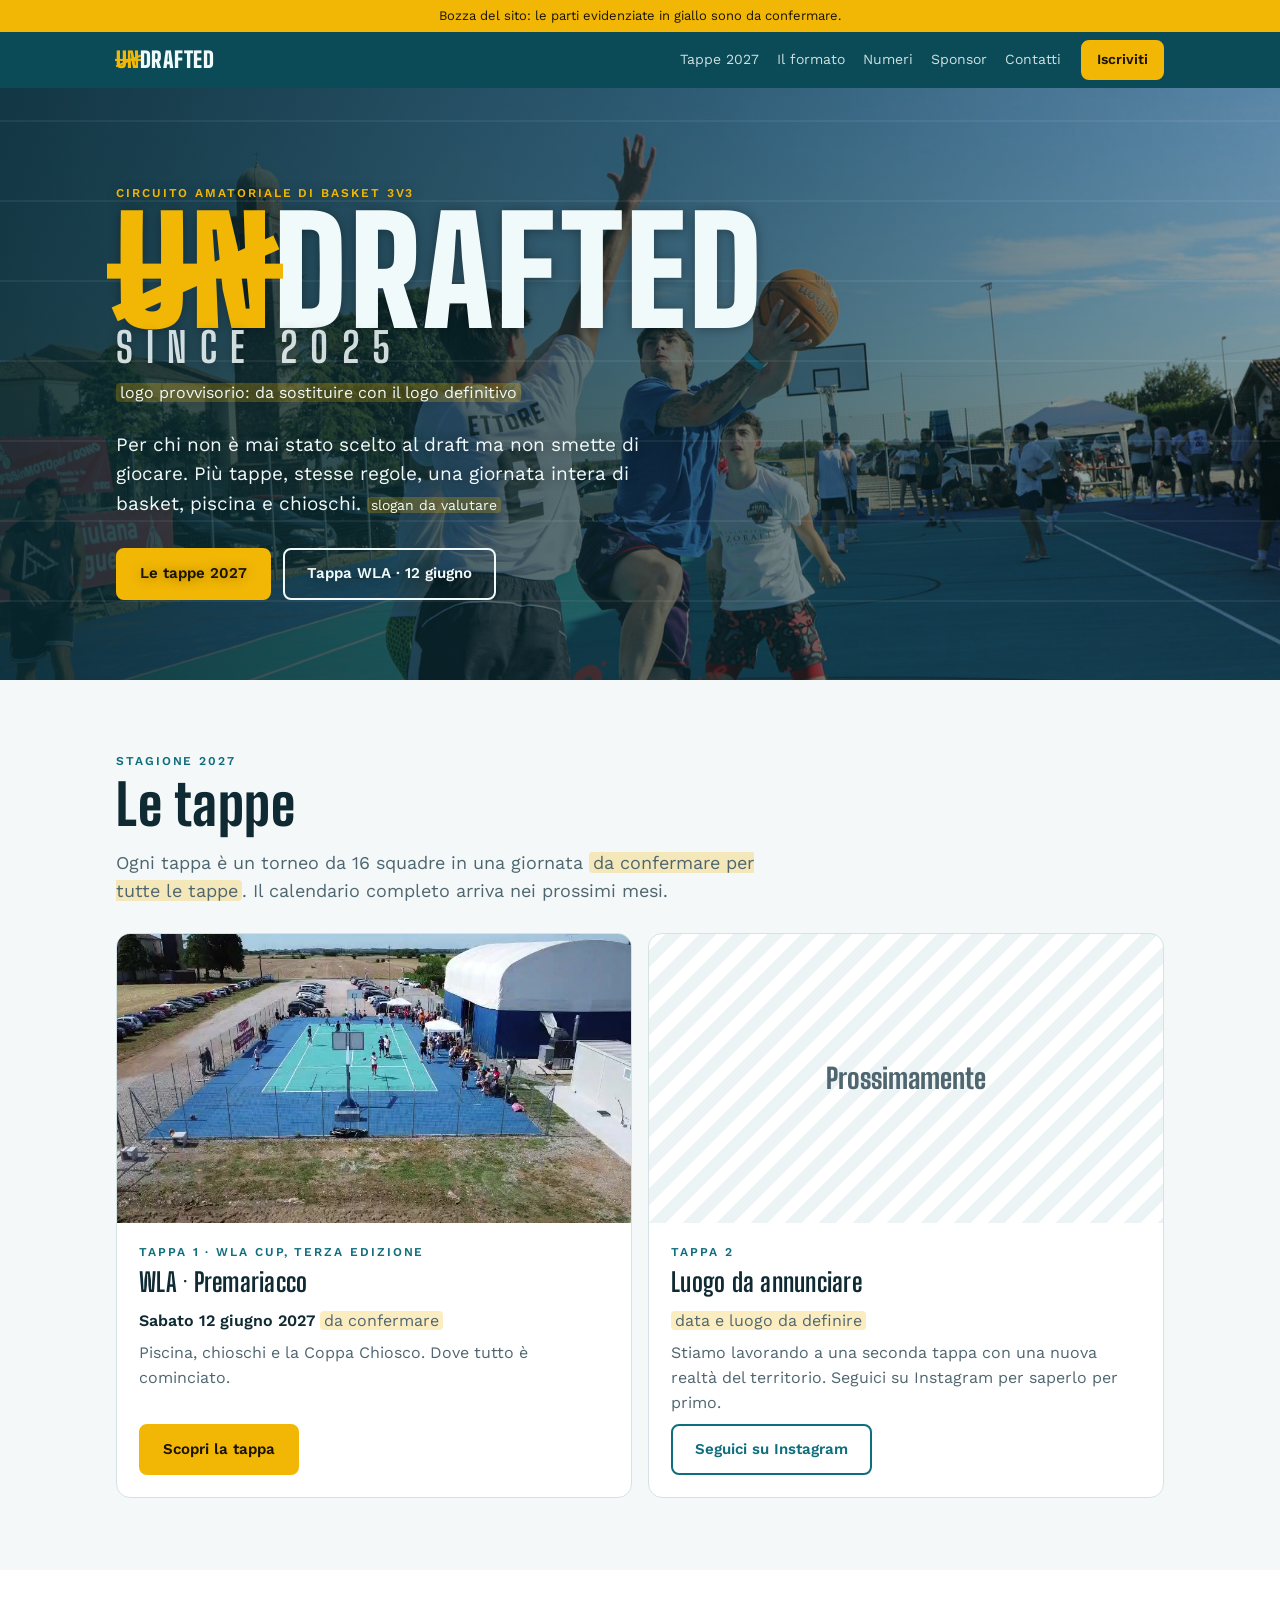
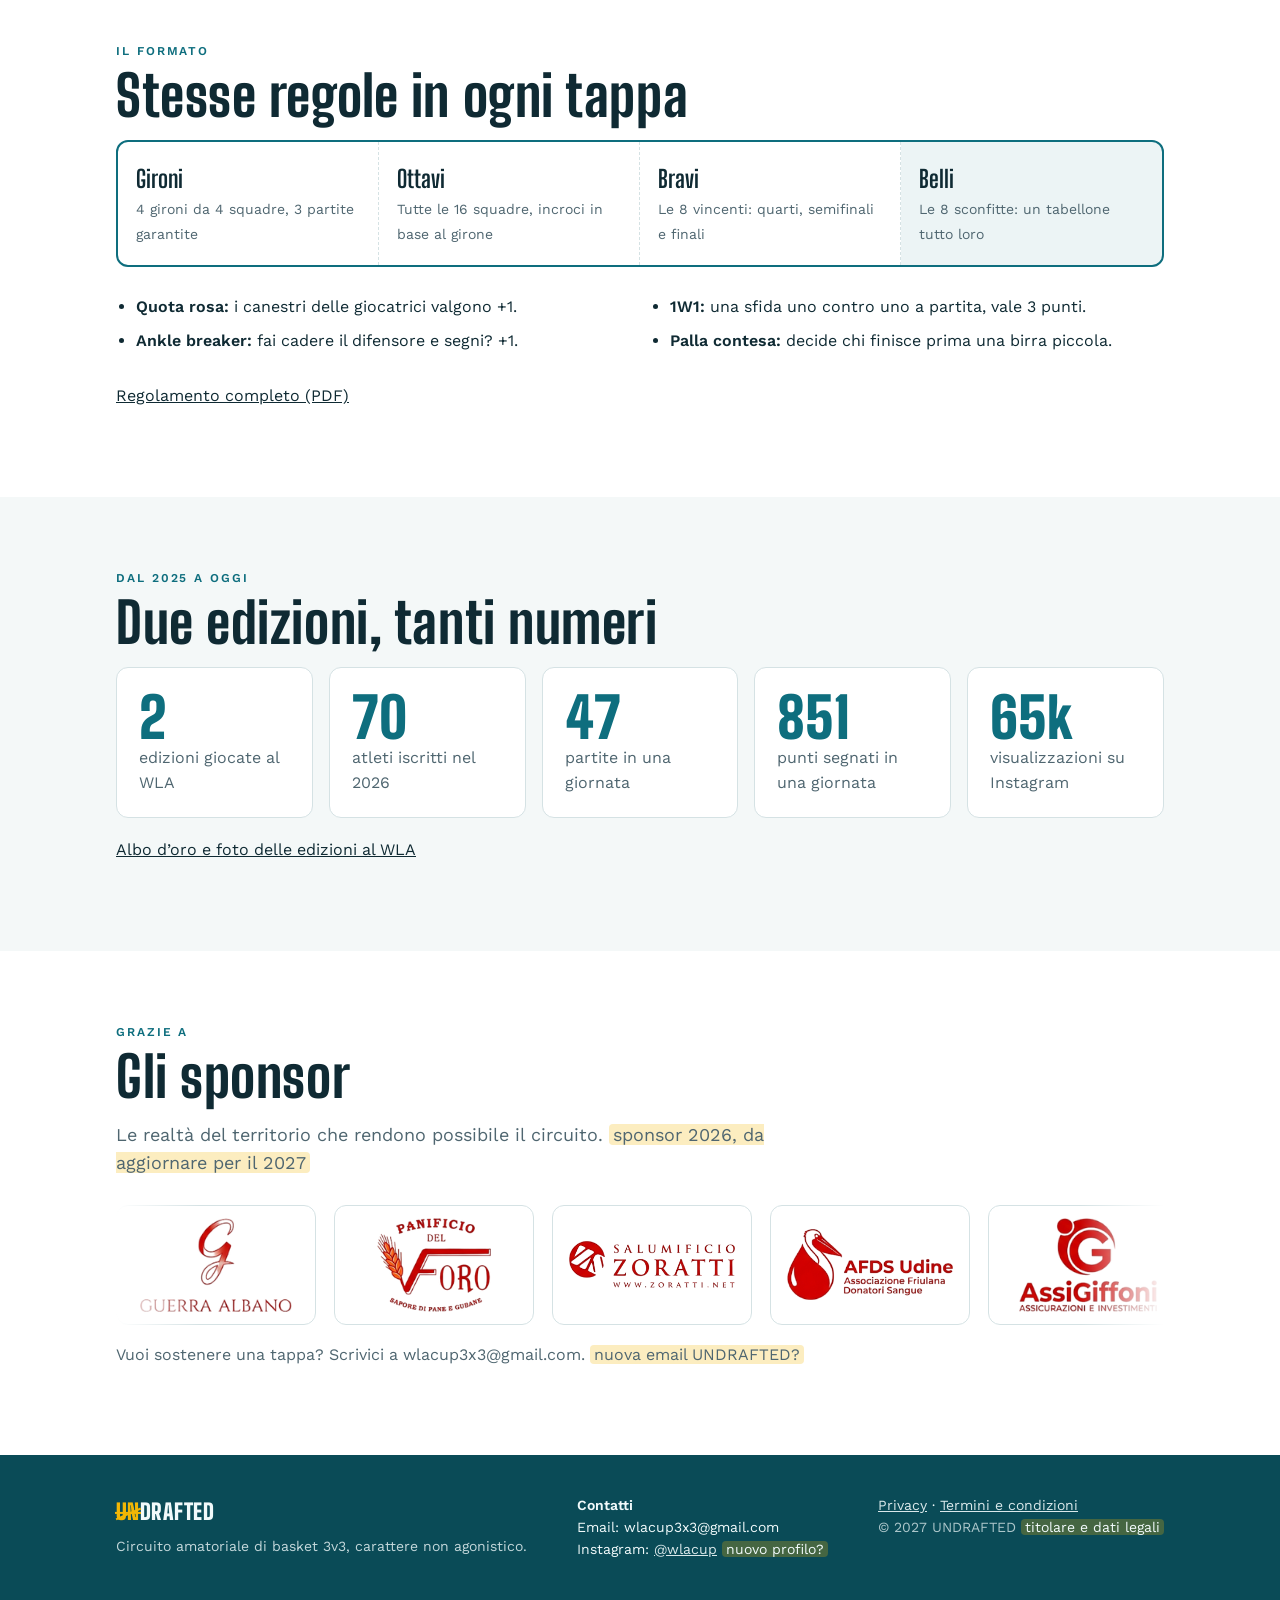
<file: index.html>
<!doctype html>
<html lang="it">
<head>
<meta charset="utf-8">
<meta name="viewport" content="width=device-width, initial-scale=1, viewport-fit=cover">
<title>UNDRAFTED · Circuito 3v3</title>
<meta name="claude:viewport-fit-sides" content="cover">
<meta name="description" content="UNDRAFTED, il circuito amatoriale di basket 3v3 nato nel 2025: più tappe, 16 squadre per tappa, Bravi e Belli, Coppa Chiosco. Prima tappa 2027 al WLA il 12 giugno.">
<meta property="og:title" content="UNDRAFTED · Circuito 3v3">
<meta property="og:description" content="Il circuito amatoriale di basket 3v3 nato nel 2025. Tappe 2027 in arrivo.">
<meta name="theme-color" content="#0A4B57">
<link rel="stylesheet" href="css/style.css">
</head>
<body>

<div class="draft">Bozza del sito: le parti evidenziate in giallo sono da confermare.</div>

<nav class="top" id="nav" aria-label="Menu principale">
  <div class="wrap">
    <a class="brand wm" href="#top"><span class="un">UN</span>DRAFTED</a>
    <button class="menu" id="menu" aria-expanded="false" aria-controls="menu-list">Menu</button>
    <ul id="menu-list">
      <li><a href="#tappe">Tappe 2027</a></li>
      <li><a href="#formato">Il formato</a></li>
      <li><a href="#numeri">Numeri</a></li>
      <li><a href="#sponsor">Sponsor</a></li>
      <li><a href="#contatti">Contatti</a></li>
    </ul>
    <a class="btn" href="wla.html#iscrizioni">Iscriviti</a>
  </div>
</nav>

<header class="hero" id="top">
  <div class="hero-bg" aria-hidden="true"><img src="img/2026/foto-01.jpg" alt="" class="on"><img src="img/2026/foto-04.jpg" alt=""><img src="img/2025/foto-01.jpg" alt=""><img src="img/2026/foto-05.jpg" alt=""><img src="img/2026/foto-06.jpg" alt=""><img src="img/2025/foto-05.jpg" alt=""></div>
  <div class="wrap">
    <p class="kicker">Circuito amatoriale di basket 3v3</p>
    <h1 class="wm" style="font-size:clamp(44px,11.5vw,160px)"><span class="un">UN</span>DRAFTED<small>since 2025</small></h1>
    <p><span class="tbd">logo provvisorio: da sostituire con il logo definitivo</span></p>
    <p style="font-size:19px;max-width:44ch;margin:24px 0 30px">Per chi non è mai stato scelto al draft ma non smette di giocare. Più tappe, stesse regole, una giornata intera di basket, piscina e chioschi. <span class="tbd" style="font-size:14px">slogan da valutare</span></p>
    <div class="cta">
      <a class="btn" href="#tappe">Le tappe 2027</a>
      <a class="btn ghost" href="wla.html">Tappa WLA · 12 giugno</a>
    </div>
  </div>
</header>

<section id="tappe">
  <div class="wrap">
    <p class="kicker">Stagione 2027</p>
    <h2>Le tappe</h2>
    <p class="lead">Ogni tappa è un torneo da 16 squadre in una giornata <span class="tbd">da confermare per tutte le tappe</span>. Il calendario completo arriva nei prossimi mesi.</p>
    <div class="tappe">
      <article class="tappa">
        <img src="img/wla/drone-wla.jpg" alt="Il campo della WLA Cup 2026 visto dal drone">
        <div class="body">
          <span class="num">Tappa 1 · WLA Cup, terza edizione</span>
          <h3>WLA · Premariacco</h3>
          <p><strong style="color:var(--ink)">Sabato 12 giugno 2027</strong> <span class="tbd">da confermare</span></p>
          <p>Piscina, chioschi e la Coppa Chiosco. Dove tutto è cominciato.</p>
          <a class="btn" href="wla.html">Scopri la tappa</a>
        </div>
      </article>
      <article class="tappa">
        <div class="ph">Prossimamente</div>
        <div class="body">
          <span class="num">Tappa 2</span>
          <h3>Luogo da annunciare</h3>
          <p><span class="tbd">data e luogo da definire</span></p>
          <p>Stiamo lavorando a una seconda tappa con una nuova realtà del territorio. Seguici su Instagram per saperlo per primo.</p>
          <a class="btn ghost" style="color:var(--pool)" href="https://www.instagram.com/wlacup/" target="_blank" rel="noopener">Seguici su Instagram</a>
        </div>
      </article>
    </div>
  </div>
</section>

<section class="alt" id="formato">
  <div class="wrap">
    <p class="kicker">Il formato</p>
    <h2>Stesse regole in ogni tappa</h2>
    <div class="bracket" role="list" aria-label="Fasi di ogni tappa">
      <div role="listitem"><b>Gironi</b><span>4 gironi da 4 squadre, 3 partite garantite</span></div>
      <div role="listitem"><b>Ottavi</b><span>Tutte le 16 squadre, incroci in base al girone</span></div>
      <div role="listitem"><b>Bravi</b><span>Le 8 vincenti: quarti, semifinali e finali</span></div>
      <div role="listitem"><b>Belli</b><span>Le 8 sconfitte: un tabellone tutto loro</span></div>
    </div>
    <ul class="rules">
      <li><strong>Quota rosa:</strong> i canestri delle giocatrici valgono +1.</li>
      <li><strong>Ankle breaker:</strong> fai cadere il difensore e segni? +1.</li>
      <li><strong>1W1:</strong> una sfida uno contro uno a partita, vale 3 punti.</li>
      <li><strong>Palla contesa:</strong> decide chi finisce prima una birra piccola.</li>
    </ul>
    <p style="margin-top:20px"><a href="https://drive.google.com/file/d/1bDFdglPlYdbzx42nmn8Edi-oRGehAQQ-/view?usp=drive_link" target="_blank" rel="noopener">Regolamento completo (PDF)</a></p>
  </div>
</section>

<section id="numeri">
  <div class="wrap">
    <p class="kicker">Dal 2025 a oggi</p>
    <h2>Due edizioni, tanti numeri</h2>
    <div class="grid g5">
      <div class="card"><div class="big">2</div><p>edizioni giocate al WLA</p></div>
      <div class="card"><div class="big">70</div><p>atleti iscritti nel 2026</p></div>
      <div class="card"><div class="big">47</div><p>partite in una giornata</p></div>
      <div class="card"><div class="big">851</div><p>punti segnati in una giornata</p></div>
      <div class="card"><div class="big">65k</div><p>visualizzazioni su Instagram</p></div>
    </div>
    <p style="margin-top:20px"><a href="wla.html#numeri">Albo d’oro e foto delle edizioni al WLA</a></p>
  </div>
</section>

<section class="alt" id="sponsor">
  <div class="wrap">
    <p class="kicker">Grazie a</p>
    <h2>Gli sponsor</h2>
    <p class="lead">Le realtà del territorio che rendono possibile il circuito. <span class="tbd">sponsor 2026, da aggiornare per il 2027</span></p>
    <div class="marquee" aria-label="Loghi degli sponsor">
      <div class="marquee-track">
        <div class="logos">
          <span class="logo"><img src="img/sponsor/guerra-albano.png" alt="Guerra Albano Wines"></span>
          <span class="logo"><img src="img/sponsor/panificio-del-foro.png" alt="Panificio del Foro"></span>
          <span class="logo"><img src="img/sponsor/zoratti.png" alt="Salumificio Zoratti"></span>
          <span class="logo"><img src="img/sponsor/afds.png" alt="AFDS"></span>
          <span class="logo"><img src="img/sponsor/assigiffoni.png" alt="Assigiffoni"></span>
          <span class="logo"><img src="img/sponsor/graffiti.png" alt="Graffiti Pubblicità"></span>
        </div>
        <div class="logos" aria-hidden="true">
          <span class="logo"><img src="img/sponsor/guerra-albano.png" alt=""></span>
          <span class="logo"><img src="img/sponsor/panificio-del-foro.png" alt=""></span>
          <span class="logo"><img src="img/sponsor/zoratti.png" alt=""></span>
          <span class="logo"><img src="img/sponsor/afds.png" alt=""></span>
          <span class="logo"><img src="img/sponsor/assigiffoni.png" alt=""></span>
          <span class="logo"><img src="img/sponsor/graffiti.png" alt=""></span>
        </div>
      </div>
    </div>
    <p style="margin-top:18px;color:var(--soft)">Vuoi sostenere una tappa? Scrivici a wlacup3x3@gmail.com. <span class="tbd">nuova email UNDRAFTED?</span></p>
  </div>
</section>

<footer id="contatti">
  <div class="wrap">
    <div>
      <div class="brand wm"><span class="un">UN</span>DRAFTED</div>
      <p style="margin:6px 0 0;opacity:.8">Circuito amatoriale di basket 3v3, carattere non agonistico.</p>
    </div>
    <div>
      <strong>Contatti</strong><br>
      Email: wlacup3x3@gmail.com<br>
      Instagram: <a href="https://www.instagram.com/wlacup/">@wlacup</a> <span class="tbd">nuovo profilo?</span>
    </div>
    <div>
      <a href="privacy.html">Privacy</a> · <a href="https://drive.google.com/file/d/1XRMhdXn3V_hUz1txnLg-YR7DdlMqkDQf/view?usp=drive_link" target="_blank" rel="noopener">Termini e condizioni</a><br>
      <span style="opacity:.7">© 2027 UNDRAFTED</span> <span class="tbd">titolare e dati legali</span>
    </div>
  </div>
</footer>

<script src="js/main.js"></script>
</body>
</html>
</file>
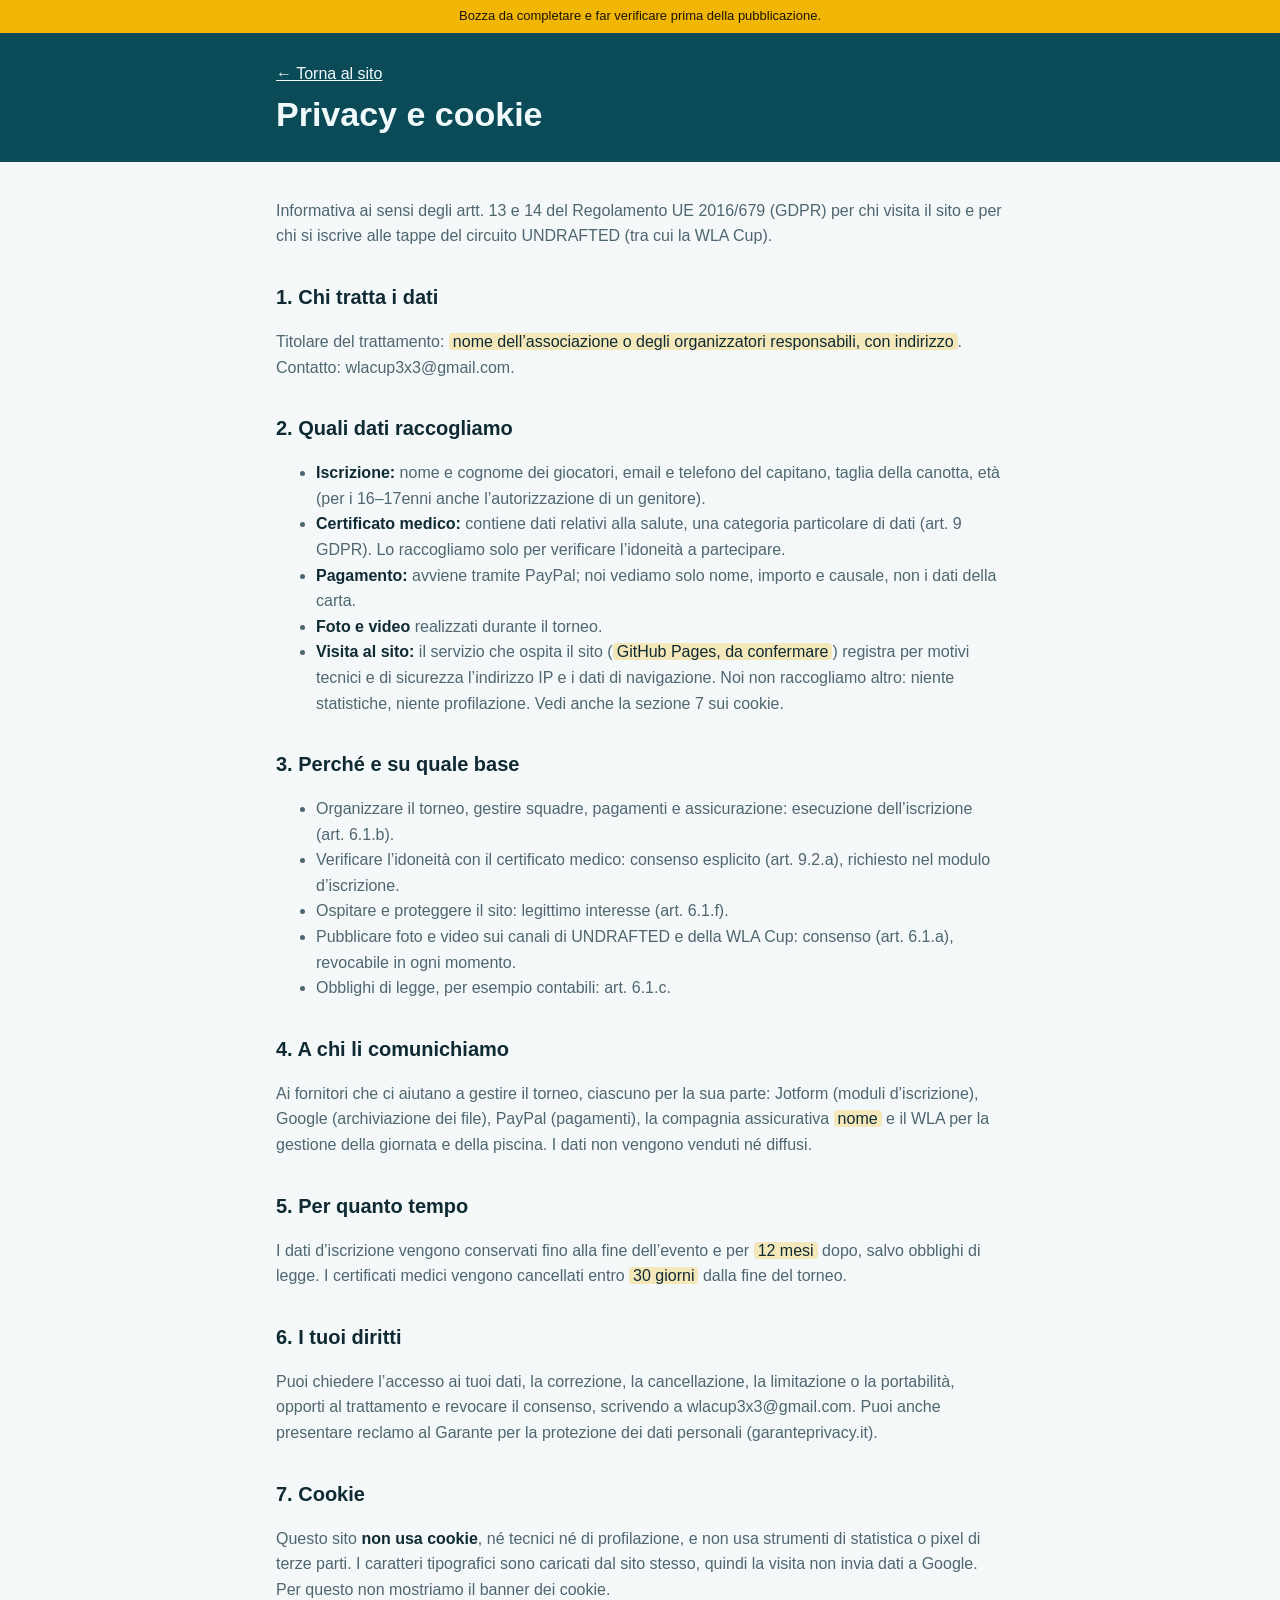
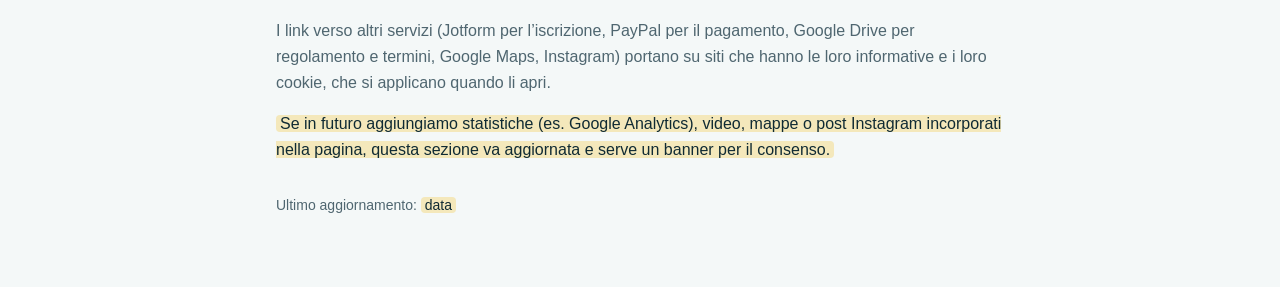
<file: privacy.html>
<!doctype html>
<html lang="it">
<head>
<meta charset="utf-8">
<meta name="viewport" content="width=device-width, initial-scale=1, viewport-fit=cover">
<title>Privacy e cookie · UNDRAFTED</title>
<meta name="theme-color" content="#0A4B57">
<style>
:root{--bg:#F4F8F8;--surface:#FFFFFF;--ink:#0F2A33;--soft:#4F6670;--line:#D5E2E4;--pool:#0E6E7E;--deep:#0A4B57;--sun:#F2B705}
@media (prefers-color-scheme: dark){:root:not([data-theme="light"]){--bg:#0B1A1F;--surface:#112830;--ink:#E6F1F2;--soft:#9DB4BA;--line:#21414A;--pool:#2BA3B5;--deep:#07323B;--sun:#F5C842;color-scheme:dark}}
:root[data-theme="dark"]{--bg:#0B1A1F;--surface:#112830;--ink:#E6F1F2;--soft:#9DB4BA;--line:#21414A;--pool:#2BA3B5;--deep:#07323B;--sun:#F5C842;color-scheme:dark}
*{box-sizing:border-box}
body{margin:0;background:var(--bg);color:var(--ink);font-family:-apple-system,"Segoe UI",Roboto,sans-serif;font-size:16px;line-height:1.6}
header{background:var(--deep);color:#F1FAFB;padding-block:28px}
.wrap{max-width:760px;margin:0 auto;padding-left:max(16px,env(safe-area-inset-left,0px));padding-right:max(16px,env(safe-area-inset-right,0px))}
header a{color:#F1FAFB}
h1{font-size:34px;line-height:1.1;margin:10px 0 0}
h2{font-size:20px;margin:32px 0 8px}
main{padding-block:20px 56px}
p,li{color:var(--soft)}
strong{color:var(--ink)}
.tbd{background:rgba(242,183,5,.25);border-radius:4px;padding:0 4px;color:var(--ink)}
.draft{background:var(--sun);color:#1B1400;font-size:13px;text-align:center;padding:6px 16px}
</style>
</head>
<body>
<div class="draft">Bozza da completare e far verificare prima della pubblicazione.</div>
<header><div class="wrap"><a href="index.html">← Torna al sito</a><h1>Privacy e cookie</h1></div></header>
<main class="wrap">
<p>Informativa ai sensi degli artt. 13 e 14 del Regolamento UE 2016/679 (GDPR) per chi visita il sito e per chi si iscrive alle tappe del circuito UNDRAFTED (tra cui la WLA Cup).</p>

<h2>1. Chi tratta i dati</h2>
<p>Titolare del trattamento: <span class="tbd">nome dell’associazione o degli organizzatori responsabili, con indirizzo</span>. Contatto: wlacup3x3@gmail.com.</p>

<h2>2. Quali dati raccogliamo</h2>
<ul>
<li><strong>Iscrizione:</strong> nome e cognome dei giocatori, email e telefono del capitano, taglia della canotta, età (per i 16–17enni anche l’autorizzazione di un genitore).</li>
<li><strong>Certificato medico:</strong> contiene dati relativi alla salute, una categoria particolare di dati (art. 9 GDPR). Lo raccogliamo solo per verificare l’idoneità a partecipare.</li>
<li><strong>Pagamento:</strong> avviene tramite PayPal; noi vediamo solo nome, importo e causale, non i dati della carta.</li>
<li><strong>Foto e video</strong> realizzati durante il torneo.</li>
<li><strong>Visita al sito:</strong> il servizio che ospita il sito (<span class="tbd">GitHub Pages, da confermare</span>) registra per motivi tecnici e di sicurezza l’indirizzo IP e i dati di navigazione. Noi non raccogliamo altro: niente statistiche, niente profilazione. Vedi anche la sezione 7 sui cookie.</li>
</ul>

<h2>3. Perché e su quale base</h2>
<ul>
<li>Organizzare il torneo, gestire squadre, pagamenti e assicurazione: esecuzione dell’iscrizione (art. 6.1.b).</li>
<li>Verificare l’idoneità con il certificato medico: consenso esplicito (art. 9.2.a), richiesto nel modulo d’iscrizione.</li>
<li>Ospitare e proteggere il sito: legittimo interesse (art. 6.1.f).</li>
<li>Pubblicare foto e video sui canali di UNDRAFTED e della WLA Cup: consenso (art. 6.1.a), revocabile in ogni momento.</li>
<li>Obblighi di legge, per esempio contabili: art. 6.1.c.</li>
</ul>

<h2>4. A chi li comunichiamo</h2>
<p>Ai fornitori che ci aiutano a gestire il torneo, ciascuno per la sua parte: Jotform (moduli d’iscrizione), Google (archiviazione dei file), PayPal (pagamenti), la compagnia assicurativa <span class="tbd">nome</span> e il WLA per la gestione della giornata e della piscina. I dati non vengono venduti né diffusi.</p>

<h2>5. Per quanto tempo</h2>
<p>I dati d’iscrizione vengono conservati fino alla fine dell’evento e per <span class="tbd">12 mesi</span> dopo, salvo obblighi di legge. I certificati medici vengono cancellati entro <span class="tbd">30 giorni</span> dalla fine del torneo.</p>

<h2>6. I tuoi diritti</h2>
<p>Puoi chiedere l’accesso ai tuoi dati, la correzione, la cancellazione, la limitazione o la portabilità, opporti al trattamento e revocare il consenso, scrivendo a wlacup3x3@gmail.com. Puoi anche presentare reclamo al Garante per la protezione dei dati personali (garanteprivacy.it).</p>

<h2 id="cookie">7. Cookie</h2>
<p>Questo sito <strong>non usa cookie</strong>, né tecnici né di profilazione, e non usa strumenti di statistica o pixel di terze parti. I caratteri tipografici sono caricati dal sito stesso, quindi la visita non invia dati a Google. Per questo non mostriamo il banner dei cookie.</p>
<p>I link verso altri servizi (Jotform per l’iscrizione, PayPal per il pagamento, Google Drive per regolamento e termini, Google Maps, Instagram) portano su siti che hanno le loro informative e i loro cookie, che si applicano quando li apri.</p>
<p><span class="tbd">Se in futuro aggiungiamo statistiche (es. Google Analytics), video, mappe o post Instagram incorporati nella pagina, questa sezione va aggiornata e serve un banner per il consenso.</span></p>

<p style="margin-top:32px;font-size:14px">Ultimo aggiornamento: <span class="tbd">data</span></p>
</main>
</body>
</html>
</file>
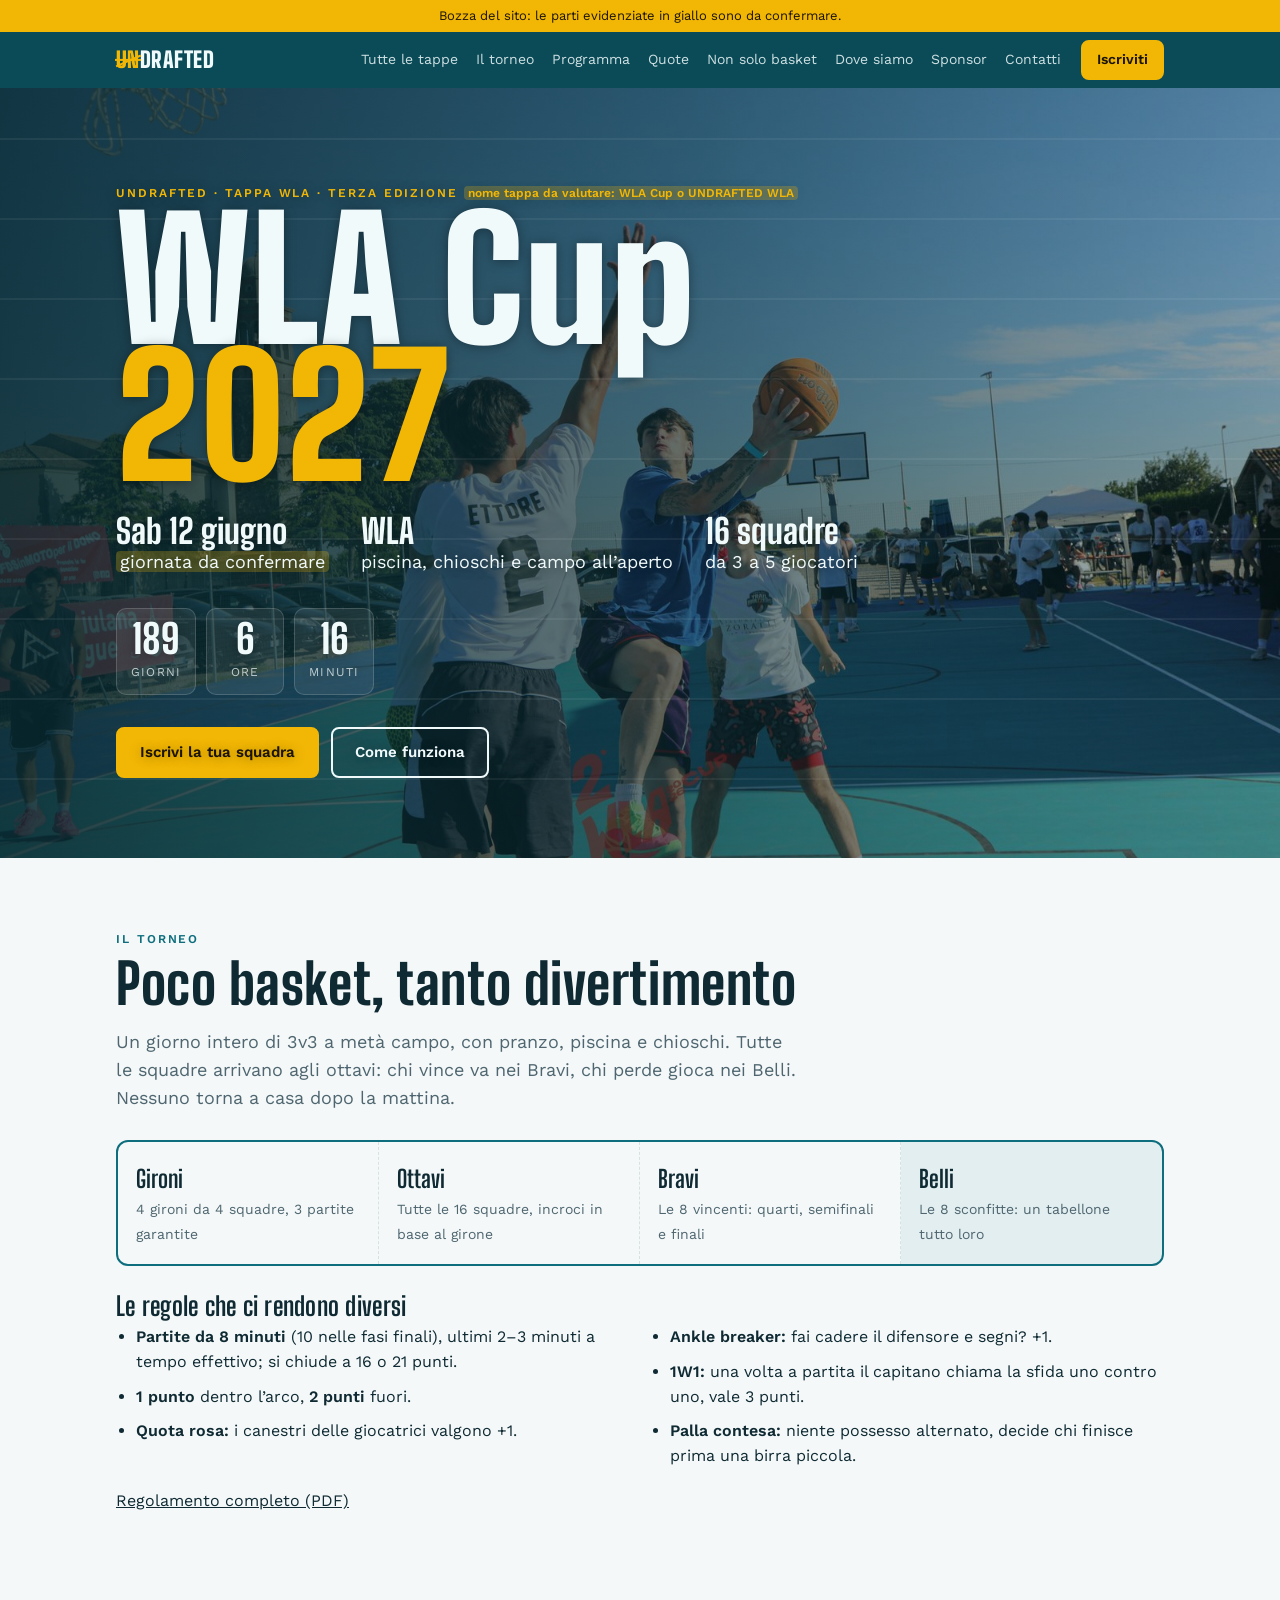
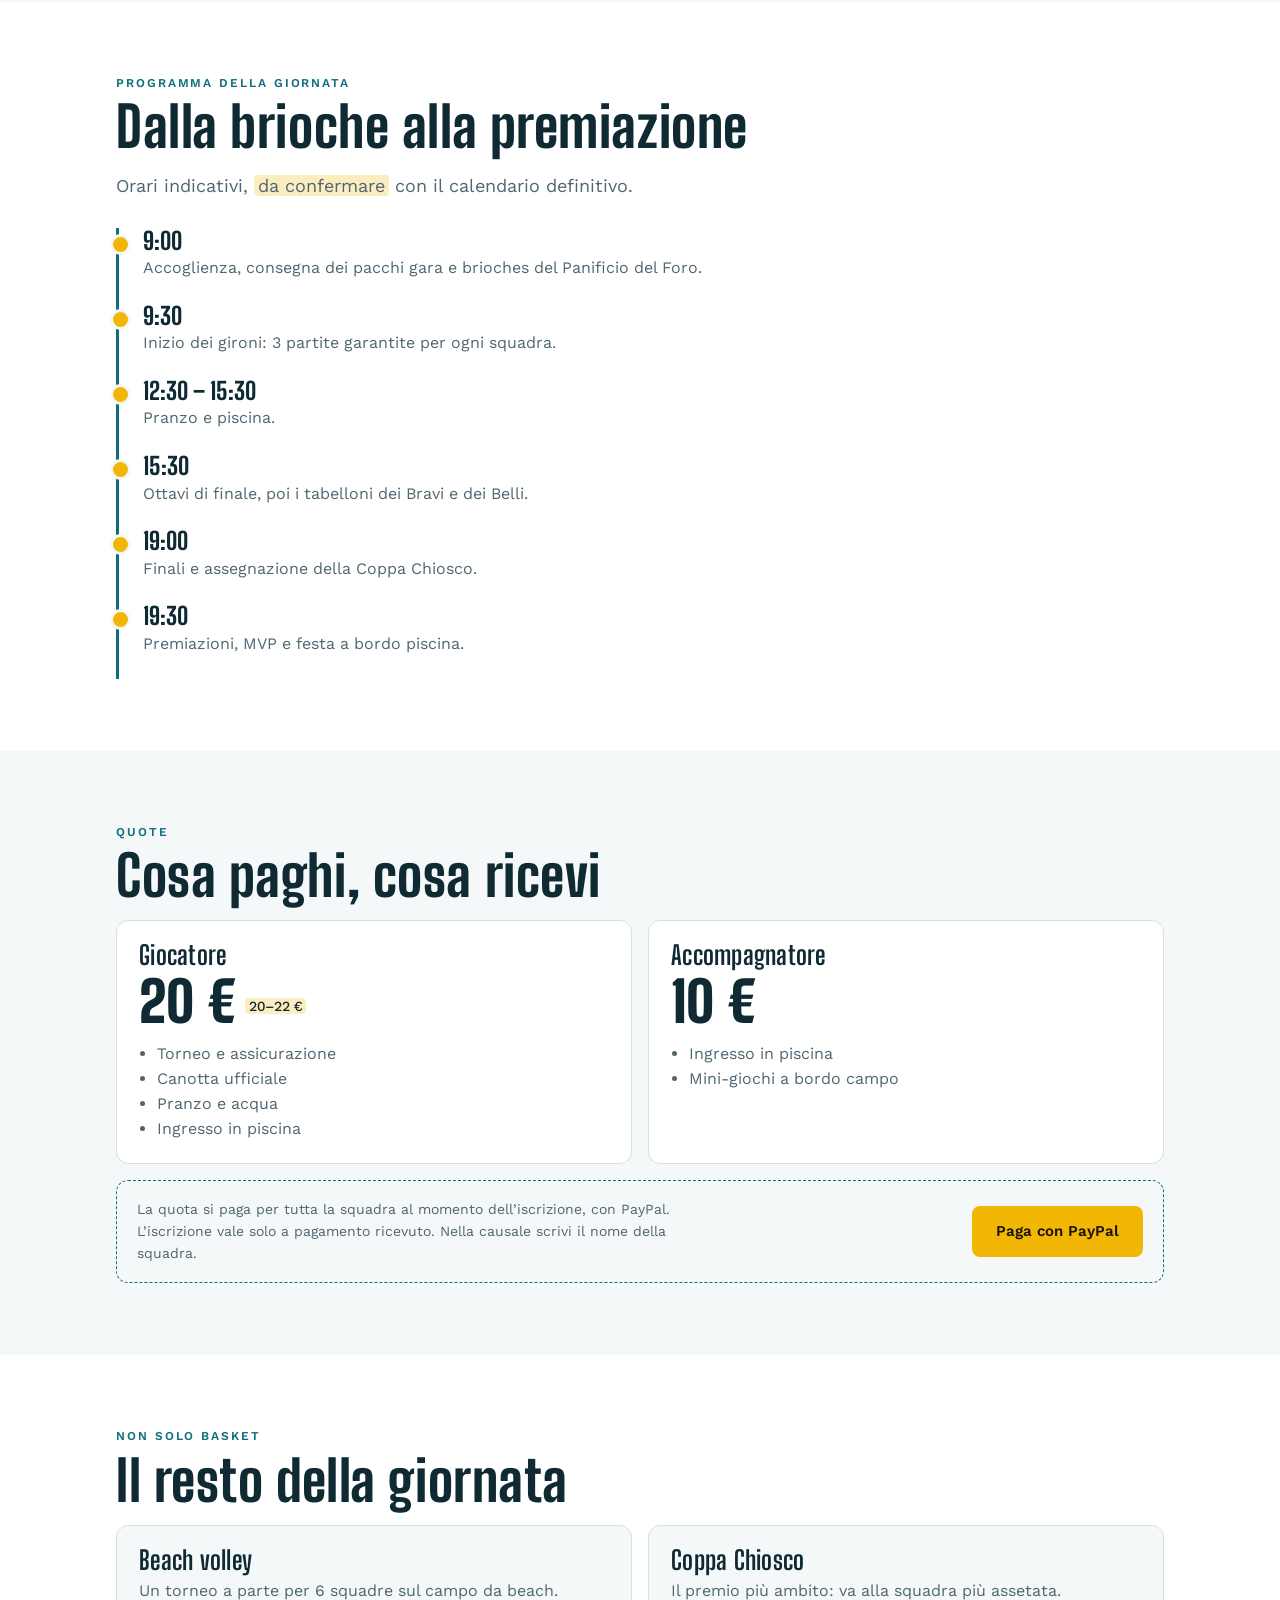
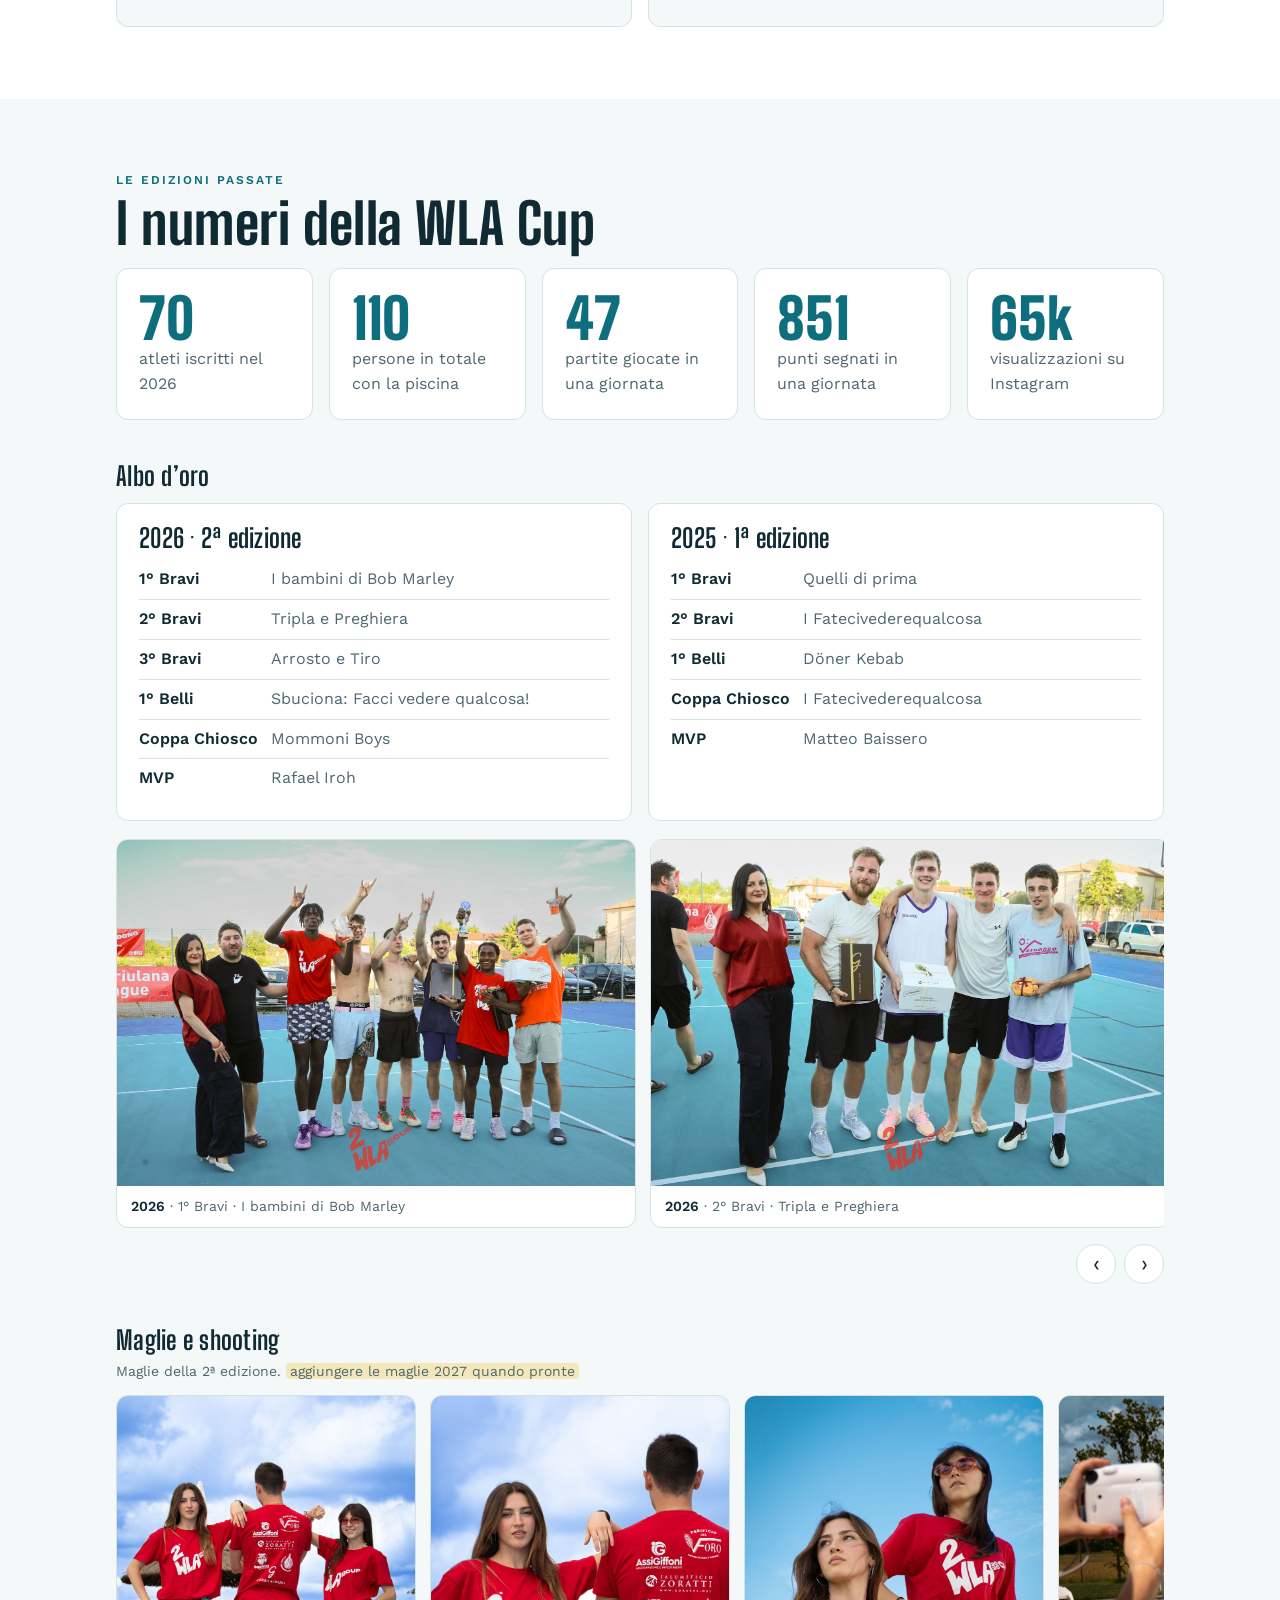
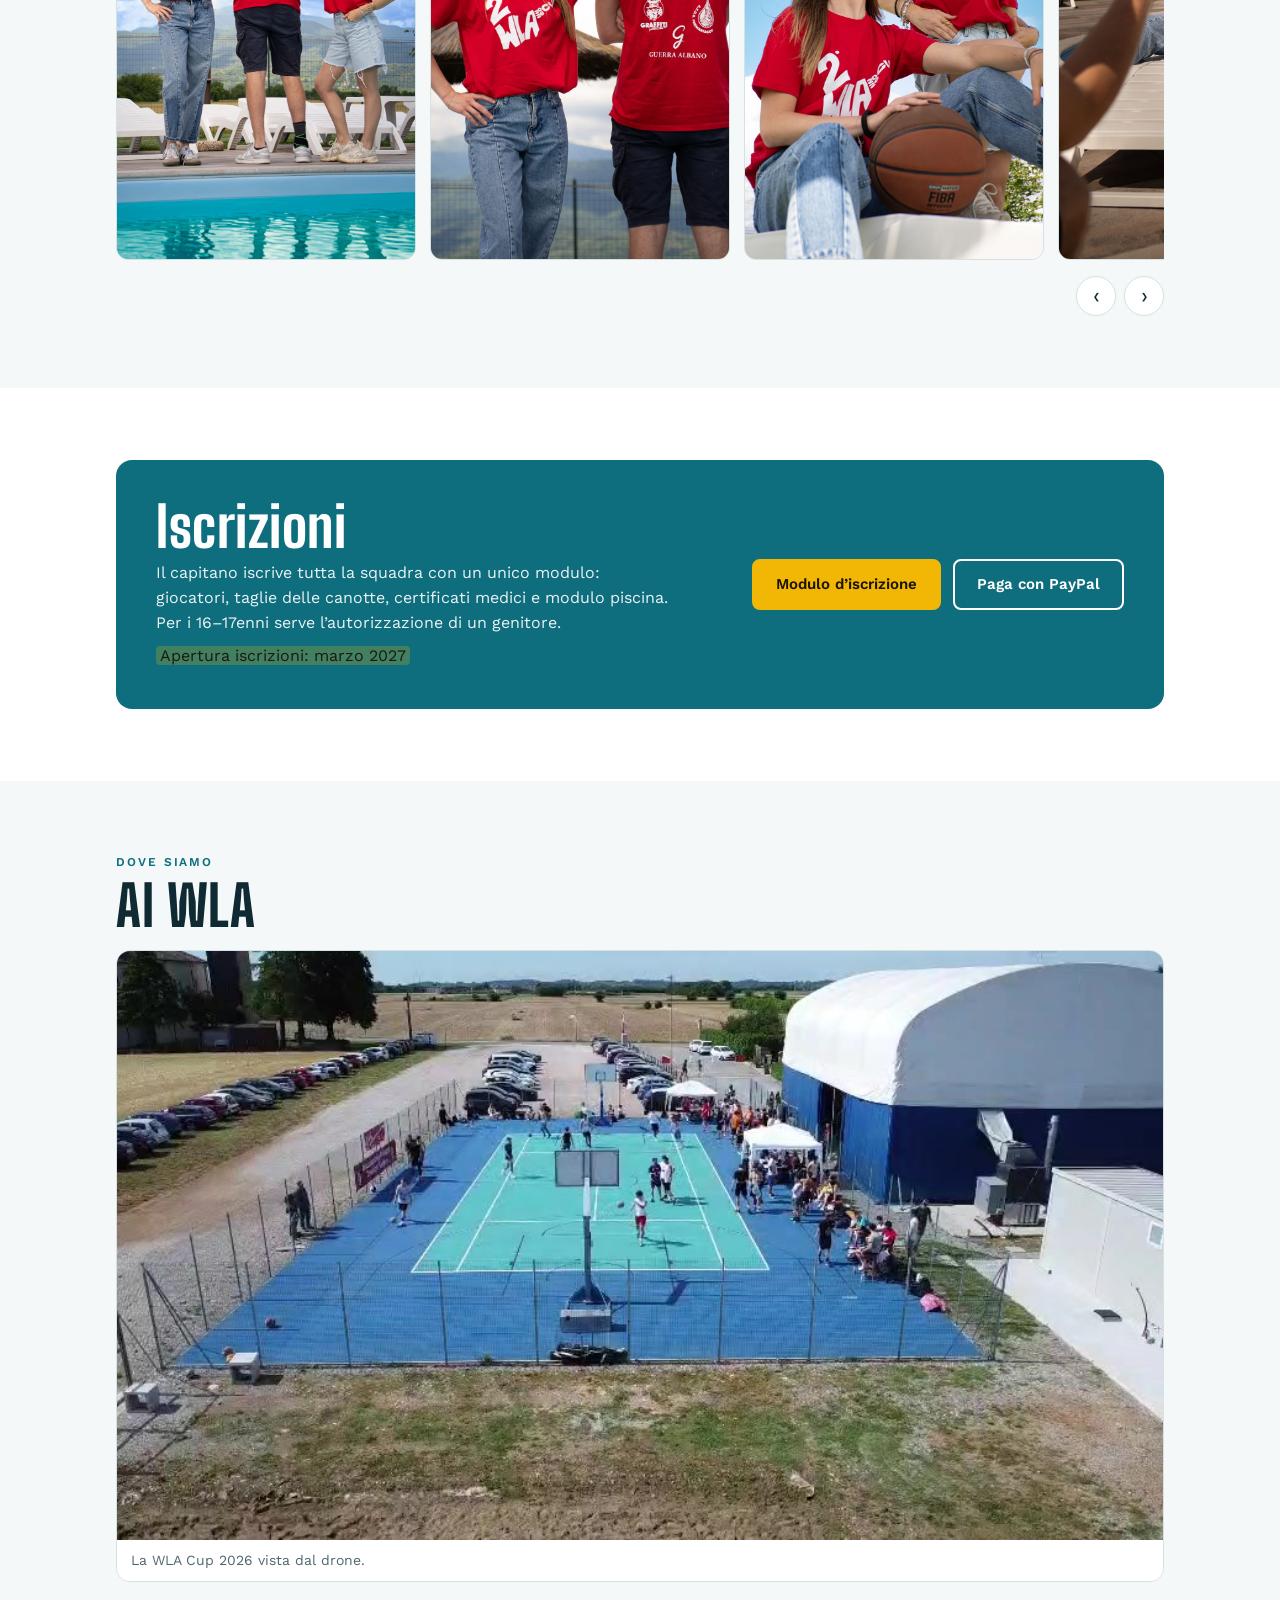
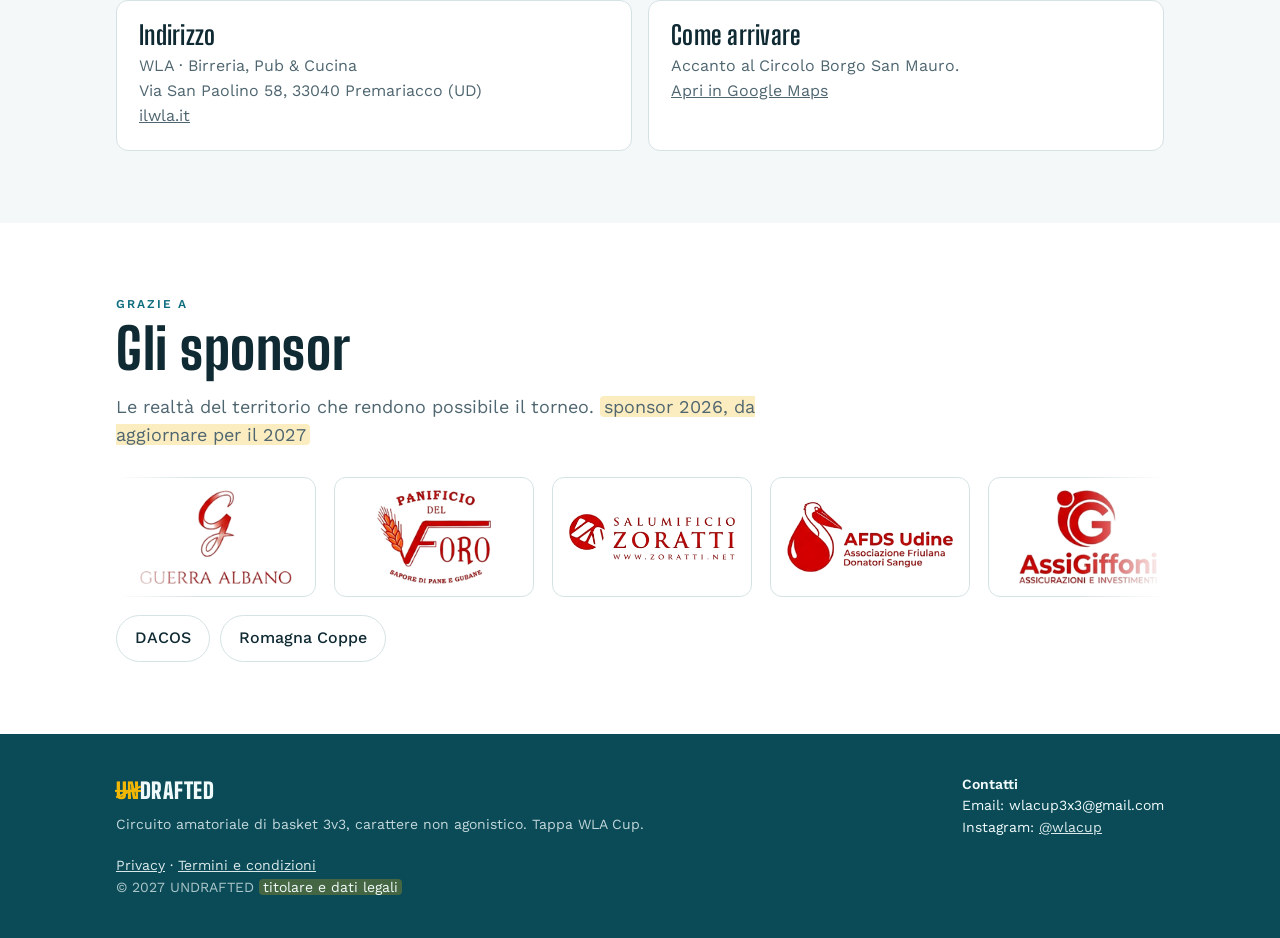
<file: wla.html>
<!doctype html>
<html lang="it">
<head>
<meta charset="utf-8">
<meta name="viewport" content="width=device-width, initial-scale=1, viewport-fit=cover">
<title>WLA Cup 2027 · UNDRAFTED</title>
<meta name="claude:viewport-fit-sides" content="cover">
<meta name="description" content="WLA Cup 2027, terza edizione del torneo di basket 3v3 al WLA: 16 squadre, piscina, chioschi e Coppa Chiosco. Sabato 12 giugno 2027.">
<meta property="og:title" content="WLA Cup 2027 · Torneo 3v3">
<meta property="og:description" content="Terza edizione del torneo 3v3 al WLA: 16 squadre, piscina, chioschi e Coppa Chiosco.">
<meta name="theme-color" content="#0A4B57">
<link rel="stylesheet" href="css/style.css">
</head>
<body>

<div class="draft">Bozza del sito: le parti evidenziate in giallo sono da confermare.</div>

<nav class="top" id="nav" aria-label="Menu principale">
  <div class="wrap">
    <a class="brand wm" href="index.html" aria-label="UNDRAFTED, torna alla home"><span class="un">UN</span>DRAFTED</a>
    <button class="menu" id="menu" aria-expanded="false" aria-controls="menu-list">Menu</button>
    <ul id="menu-list">
      <li><a href="index.html#tappe">Tutte le tappe</a></li>
      <li><a href="#torneo">Il torneo</a></li>
      <li><a href="#programma">Programma</a></li>
      <li><a href="#quote">Quote</a></li>
      <li><a href="#extra">Non solo basket</a></li>
      <li><a href="#dove">Dove siamo</a></li>
      <li><a href="#sponsor">Sponsor</a></li>
      <li><a href="#contatti">Contatti</a></li>
    </ul>
    <a class="btn" href="#iscrizioni">Iscriviti</a>
  </div>
</nav>

<header class="hero" id="top">
  <div class="hero-bg" aria-hidden="true"><img src="img/2026/foto-01.jpg" alt="" class="on"><img src="img/2026/foto-04.jpg" alt=""><img src="img/2026/foto-05.jpg" alt=""><img src="img/2026/foto-06.jpg" alt=""><img src="img/2026/foto-02.jpg" alt=""><img src="img/2025/foto-01.jpg" alt=""><img src="img/2025/foto-05.jpg" alt=""><img src="img/2025/foto-08.jpg" alt=""></div>
  <div class="wrap">
    <p class="kicker">UNDRAFTED · Tappa WLA · Terza edizione <span class="tbd" style="letter-spacing:0;text-transform:none">nome tappa da valutare: WLA Cup o UNDRAFTED WLA</span></p>
    <h1>WLA Cup <em>2027</em></h1>
    <div class="when">
      <div><b>Sab 12 giugno</b><span class="tbd">giornata da confermare</span></div>
      <div><b>WLA</b>piscina, chioschi e campo all’aperto</div>
      <div><b>16 squadre</b>da 3 a 5 giocatori</div>
    </div>
    <div class="count" id="count" aria-label="Conto alla rovescia">
      <div><b id="cd-d">–</b><span>giorni</span></div>
      <div><b id="cd-h">–</b><span>ore</span></div>
      <div><b id="cd-m">–</b><span>minuti</span></div>
    </div>
    <div class="cta">
      <a class="btn" href="#iscrizioni">Iscrivi la tua squadra</a>
      <a class="btn ghost" href="#torneo">Come funziona</a>
    </div>
  </div>
</header>

<section id="torneo">
  <div class="wrap">
    <p class="kicker">Il torneo</p>
    <h2>Poco basket, tanto divertimento</h2>
    <p class="lead">Un giorno intero di 3v3 a metà campo, con pranzo, piscina e chioschi. Tutte le squadre arrivano agli ottavi: chi vince va nei Bravi, chi perde gioca nei Belli. Nessuno torna a casa dopo la mattina.</p>
    <div class="bracket" role="list" aria-label="Fasi del torneo">
      <div role="listitem"><b>Gironi</b><span>4 gironi da 4 squadre, 3 partite garantite</span></div>
      <div role="listitem"><b>Ottavi</b><span>Tutte le 16 squadre, incroci in base al girone</span></div>
      <div role="listitem"><b>Bravi</b><span>Le 8 vincenti: quarti, semifinali e finali</span></div>
      <div role="listitem"><b>Belli</b><span>Le 8 sconfitte: un tabellone tutto loro</span></div>
    </div>
    <h3>Le regole che ci rendono diversi</h3>
    <ul class="rules">
      <li><strong>Partite da 8 minuti</strong> (10 nelle fasi finali), ultimi 2–3 minuti a tempo effettivo; si chiude a 16 o 21 punti.</li>
      <li><strong>1 punto</strong> dentro l’arco, <strong>2 punti</strong> fuori.</li>
      <li><strong>Quota rosa:</strong> i canestri delle giocatrici valgono +1.</li>
      <li><strong>Ankle breaker:</strong> fai cadere il difensore e segni? +1.</li>
      <li><strong>1W1:</strong> una volta a partita il capitano chiama la sfida uno contro uno, vale 3 punti.</li>
      <li><strong>Palla contesa:</strong> niente possesso alternato, decide chi finisce prima una birra piccola.</li>
    </ul>
    <p style="margin-top:20px"><a href="https://drive.google.com/file/d/1bDFdglPlYdbzx42nmn8Edi-oRGehAQQ-/view?usp=drive_link" target="_blank" rel="noopener">Regolamento completo (PDF)</a></p>
  </div>
</section>

<section class="alt" id="programma">
  <div class="wrap">
    <p class="kicker">Programma della giornata</p>
    <h2>Dalla brioche alla premiazione</h2>
    <p class="lead">Orari indicativi, <span class="tbd">da confermare</span> con il calendario definitivo.</p>
    <ol class="timeline">
      <li><time>9:00</time><p>Accoglienza, consegna dei pacchi gara e brioches del Panificio del Foro.</p></li>
      <li><time>9:30</time><p>Inizio dei gironi: 3 partite garantite per ogni squadra.</p></li>
      <li><time>12:30 – 15:30</time><p>Pranzo e piscina.</p></li>
      <li><time>15:30</time><p>Ottavi di finale, poi i tabelloni dei Bravi e dei Belli.</p></li>
      <li><time>19:00</time><p>Finali e assegnazione della Coppa Chiosco.</p></li>
      <li><time>19:30</time><p>Premiazioni, MVP e festa a bordo piscina.</p></li>
    </ol>
  </div>
</section>

<section id="quote">
  <div class="wrap">
    <p class="kicker">Quote</p>
    <h2>Cosa paghi, cosa ricevi</h2>
    <div class="price">
      <div class="card">
        <h3>Giocatore</h3>
        <div class="big">20 €<span class="tbd" style="font-size:14px;font-family:var(--body);font-weight:500;vertical-align:middle;margin-left:8px">20–22 €</span></div>
        <ul><li>Torneo e assicurazione</li><li>Canotta ufficiale</li><li>Pranzo e acqua</li><li>Ingresso in piscina</li></ul>
      </div>
      <div class="card">
        <h3>Accompagnatore</h3>
        <div class="big">10 €</div>
        <ul><li>Ingresso in piscina</li><li>Mini-giochi a bordo campo</li></ul>
      </div>
    </div>
    <div class="pay">
      <p>La quota si paga per tutta la squadra al momento dell’iscrizione, con PayPal. L’iscrizione vale solo a pagamento ricevuto. Nella causale scrivi il nome della squadra.</p>
      <a class="btn" href="https://www.paypal.me/WLACUP" target="_blank" rel="noopener">Paga con PayPal</a>
    </div>
  </div>
</section>

<section class="alt" id="extra">
  <div class="wrap">
    <p class="kicker">Non solo basket</p>
    <h2>Il resto della giornata</h2>
    <div class="grid g2">
      <div class="card"><h3>Beach volley</h3><p>Un torneo a parte per 6 squadre sul campo da beach.</p></div>
      <div class="card"><h3>Coppa Chiosco</h3><p>Il premio più ambito: va alla squadra più assetata.</p></div>
    </div>
  </div>
</section>

<section id="numeri">
  <div class="wrap">
    <p class="kicker">Le edizioni passate</p>
    <h2>I numeri della WLA Cup</h2>
    <div class="grid g5">
      <div class="card"><div class="big">70</div><p>atleti iscritti nel 2026</p></div>
      <div class="card"><div class="big">110</div><p>persone in totale con la piscina</p></div>
      <div class="card"><div class="big">47</div><p>partite giocate in una giornata</p></div>
      <div class="card"><div class="big">851</div><p>punti segnati in una giornata</p></div>
      <div class="card"><div class="big">65k</div><p>visualizzazioni su Instagram</p></div>
    </div>

    <h3 class="car-title">Albo d’oro</h3>
    <div class="albo">
      <div class="card"><h3>2026 · 2ª edizione</h3><ul>
        <li><b>1° Bravi</b> I bambini di Bob Marley</li>
        <li><b>2° Bravi</b> Tripla e Preghiera</li>
        <li><b>3° Bravi</b> Arrosto e Tiro</li>
        <li><b>1° Belli</b> Sbuciona: Facci vedere qualcosa!</li>
        <li><b>Coppa Chiosco</b> Mommoni Boys</li>
        <li><b>MVP</b> Rafael Iroh</li></ul></div>
      <div class="card"><h3>2025 · 1ª edizione</h3><ul>
        <li><b>1° Bravi</b> Quelli di prima</li>
        <li><b>2° Bravi</b> I Fatecivederequalcosa</li>
        <li><b>1° Belli</b> Döner Kebab</li>
        <li><b>Coppa Chiosco</b> I Fatecivederequalcosa</li>
        <li><b>MVP</b> Matteo Baissero</li></ul></div>
    </div>
    <div class="carousel" data-carousel aria-label="Foto dei vincitori">
      <div class="track">
        <figure class="slide"><img src="img/vincitori/vincitori-2026-01.jpg" alt="Premiazione WLA Cup 2026: I bambini di Bob Marley, vincitori dei Bravi, con la coppa" loading="lazy"><figcaption><b>2026</b> · 1° Bravi · I bambini di Bob Marley</figcaption></figure>
        <figure class="slide"><img src="img/vincitori/vincitori-2026-02.jpg" alt="Premiazione WLA Cup 2026: Tripla e Preghiera, secondi classificati" loading="lazy"><figcaption><b>2026</b> · 2° Bravi · Tripla e Preghiera</figcaption></figure>
        <figure class="slide"><img src="img/vincitori/vincitori-2026-03.jpg" alt="Premiazione WLA Cup 2026: Mommoni Boys, vincitori della Coppa Chiosco" loading="lazy"><figcaption><b>2026</b> · Coppa Chiosco · Mommoni Boys</figcaption></figure>
        <figure class="slide"><img src="img/vincitori/vincitori-2026-04.jpg" alt="Premiazione WLA Cup 2026: Rafael Iroh, MVP, premiato da Lucio Redivo" loading="lazy"><figcaption><b>2026</b> · MVP · Rafael Iroh, premiato da Lucio Redivo</figcaption></figure>
        <figure class="slide"><img src="img/vincitori/vincitori-2026-05.jpg" alt="Premiazione WLA Cup 2026: Arrosto e Tiro, terzi classificati" loading="lazy"><figcaption><b>2026</b> · 3° Bravi · Arrosto e Tiro</figcaption></figure>
        <figure class="slide"><img src="img/vincitori/vincitori-2025-01.jpg" alt="Premiazione WLA Cup 2025: Quelli di prima, vincitori dei Bravi, sollevano la coppa" loading="lazy"><figcaption><b>2025</b> · 1° Bravi · Quelli di prima</figcaption></figure>
        <figure class="slide"><img src="img/vincitori/vincitori-2025-02.jpg" alt="Premiazione WLA Cup 2025: Quelli di prima con la coppa e i premi degli sponsor" loading="lazy"><figcaption><b>2025</b> · 1° Bravi · Quelli di prima</figcaption></figure>
        <figure class="slide"><img src="img/vincitori/vincitori-2025-03.jpg" alt="Premiazione WLA Cup 2025: Team Fatecivederequalcosa, secondi nei Bravi e vincitori della Coppa Chiosco" loading="lazy"><figcaption><b>2025</b> · 2° Bravi e Coppa Chiosco · Fatecivederequalcosa</figcaption></figure>
        <figure class="slide"><img src="img/vincitori/vincitori-2025-04.jpg" alt="Premiazione WLA Cup 2025: Team Fatecivederequalcosa con i premi sotto il gazebo" loading="lazy"><figcaption><b>2025</b> · 2° Bravi e Coppa Chiosco · Fatecivederequalcosa</figcaption></figure>
        <figure class="slide"><img src="img/vincitori/vincitori-2025-05.jpg" alt="Premiazione WLA Cup 2025: Döner Kebab, vincitori del girone dei Belli" loading="lazy"><figcaption><b>2025</b> · 1° Belli · Döner Kebab</figcaption></figure>
        <figure class="slide"><img src="img/vincitori/vincitori-2025-06.jpg" alt="Premiazione WLA Cup 2025: Matteo Baissero, MVP" loading="lazy"><figcaption><b>2025</b> · MVP · Matteo Baissero</figcaption></figure>
      </div>
      <div class="car-nav"><button type="button" data-prev aria-label="Foto precedente">‹</button><button type="button" data-next aria-label="Foto successiva">›</button></div>
    </div>


    <h3 class="car-title">Maglie e shooting</h3>
    <p style="color:var(--soft);font-size:14px;margin:-6px 0 12px">Maglie della 2ª edizione. <span class="tbd">aggiungere le maglie 2027 quando pronte</span></p>
    <div class="carousel tall" data-carousel aria-label="Foto dello shooting con le maglie">
      <div class="track">
        <figure class="slide"><img src="img/shooting/shooting-01.jpg" alt="Tre ragazzi a bordo piscina con la maglia rossa della 2ª WLA Cup" loading="lazy"></figure>
        <figure class="slide"><img src="img/shooting/shooting-02.jpg" alt="Ragazza e ragazzo in maglia rossa, lui di spalle mostra i loghi degli sponsor" loading="lazy"></figure>
        <figure class="slide"><img src="img/shooting/shooting-03.jpg" alt="Due ragazze in maglia rossa con un pallone da basket" loading="lazy"></figure>
        <figure class="slide"><img src="img/shooting/shooting-04.jpg" alt="Ragazza su un lettino con un pallone, fotografata con una macchina istantanea" loading="lazy"></figure>
        <figure class="slide"><img src="img/shooting/shooting-05.jpg" alt="Ragazza in posa sotto un ombrellone di paglia" loading="lazy"></figure>
      </div>
      <div class="car-nav"><button type="button" data-prev aria-label="Foto precedente">‹</button><button type="button" data-next aria-label="Foto successiva">›</button></div>
    </div>
  </div>
</section>

<section class="alt" id="iscrizioni">
  <div class="wrap">
    <div class="signup">
      <div>
        <h2>Iscrizioni</h2>
        <p>Il capitano iscrive tutta la squadra con un unico modulo: giocatori, taglie delle canotte, certificati medici e modulo piscina. Per i 16–17enni serve l’autorizzazione di un genitore.</p>
        <p><span class="tbd" style="color:#1B1400">Apertura iscrizioni: marzo 2027</span></p>
      </div>
      <div class="cta">
        <a class="btn" href="https://form.jotform.com/251352451014343" target="_blank" rel="noopener">Modulo d’iscrizione</a>
        <a class="btn ghost" href="https://www.paypal.me/WLACUP" target="_blank" rel="noopener">Paga con PayPal</a>
      </div>
    </div>
  </div>
</section>

<section id="dove">
  <div class="wrap">
    <p class="kicker">Dove siamo</p>
    <h2>Al WLA</h2>
    <figure class="venue"><img src="img/wla/drone-wla.jpg" alt="Il campo della WLA Cup 2026 visto dal drone, con il pubblico a bordo campo e i gazebo"><figcaption>La WLA Cup 2026 vista dal drone.</figcaption></figure>
    <div class="grid g2">
      <div class="card"><h3>Indirizzo</h3><p>WLA · Birreria, Pub &amp; Cucina<br>Via San Paolino 58, 33040 Premariacco (UD)<br><a href="https://ilwla.it/" target="_blank" rel="noopener">ilwla.it</a></p></div>
      <div class="card"><h3>Come arrivare</h3><p>Accanto al Circolo Borgo San Mauro.<br><a href="https://maps.app.goo.gl/1MfUi6rVia1Dk5mp8" target="_blank" rel="noopener">Apri in Google Maps</a></p></div>
    </div>
  </div>
</section>

<section class="alt" id="sponsor">
  <div class="wrap">
    <p class="kicker">Grazie a</p>
    <h2>Gli sponsor</h2>
    <p class="lead">Le realtà del territorio che rendono possibile il torneo. <span class="tbd">sponsor 2026, da aggiornare per il 2027</span></p>
    <div class="marquee" aria-label="Loghi degli sponsor">
      <div class="marquee-track">
        <div class="logos">
          <span class="logo"><img src="img/sponsor/guerra-albano.png" alt="Guerra Albano Wines"></span>
          <span class="logo"><img src="img/sponsor/panificio-del-foro.png" alt="Panificio del Foro"></span>
          <span class="logo"><img src="img/sponsor/zoratti.png" alt="Salumificio Zoratti"></span>
          <span class="logo"><img src="img/sponsor/afds.png" alt="AFDS"></span>
          <span class="logo"><img src="img/sponsor/assigiffoni.png" alt="Assigiffoni"></span>
          <span class="logo"><img src="img/sponsor/graffiti.png" alt="Graffiti Pubblicità"></span>
        </div>
        <div class="logos" aria-hidden="true">
          <span class="logo"><img src="img/sponsor/guerra-albano.png" alt=""></span>
          <span class="logo"><img src="img/sponsor/panificio-del-foro.png" alt=""></span>
          <span class="logo"><img src="img/sponsor/zoratti.png" alt=""></span>
          <span class="logo"><img src="img/sponsor/afds.png" alt=""></span>
          <span class="logo"><img src="img/sponsor/assigiffoni.png" alt=""></span>
          <span class="logo"><img src="img/sponsor/graffiti.png" alt=""></span>
        </div>
      </div>
    </div>
    <div class="sponsors" style="margin-top:18px"><span>DACOS</span><span>Romagna Coppe</span></div>
  </div>
</section>

<footer id="contatti">
  <div class="wrap">
    <div>
      <div class="brand wm"><span class="un">UN</span>DRAFTED</div>
      <p style="margin:6px 0 0;opacity:.8">Circuito amatoriale di basket 3v3, carattere non agonistico. Tappa WLA Cup.</p>
    </div>
    <div>
      <strong>Contatti</strong><br>
      Email: wlacup3x3@gmail.com<br>
      Instagram: <a href="https://www.instagram.com/wlacup/">@wlacup</a>
    </div>
    <div>
      <a href="privacy.html">Privacy</a> · <a href="https://drive.google.com/file/d/1XRMhdXn3V_hUz1txnLg-YR7DdlMqkDQf/view?usp=drive_link" target="_blank" rel="noopener">Termini e condizioni</a><br>
      <span style="opacity:.7">© 2027 UNDRAFTED</span> <span class="tbd">titolare e dati legali</span>
    </div>
  </div>
</footer>

<script src="js/main.js"></script>
</body>
</html>
</file>
<file: css/style.css>
@font-face{font-family:"Big Shoulders Display";font-style:normal;font-weight:700;font-display:swap;src:url(../fonts/big-shoulders-display-latin-700-normal.woff2) format("woff2")}
@font-face{font-family:"Big Shoulders Display";font-style:normal;font-weight:800;font-display:swap;src:url(../fonts/big-shoulders-display-latin-800-normal.woff2) format("woff2")}
@font-face{font-family:"Big Shoulders Display";font-style:normal;font-weight:900;font-display:swap;src:url(../fonts/big-shoulders-display-latin-900-normal.woff2) format("woff2")}
@font-face{font-family:"Work Sans";font-style:normal;font-weight:400;font-display:swap;src:url(../fonts/work-sans-latin-400-normal.woff2) format("woff2")}
@font-face{font-family:"Work Sans";font-style:normal;font-weight:500;font-display:swap;src:url(../fonts/work-sans-latin-500-normal.woff2) format("woff2")}
@font-face{font-family:"Work Sans";font-style:normal;font-weight:600;font-display:swap;src:url(../fonts/work-sans-latin-600-normal.woff2) format("woff2")}
/* Layout: sito a pagina singola, sezioni a tutta larghezza come corsie di una vasca; contenuto max 1080px */
:root{
  --bg:#F4F8F8; --surface:#FFFFFF; --ink:#0F2A33; --soft:#4F6670; --line:#D5E2E4;
  --pool:#0E6E7E; --deep:#0A4B57; --sun:#F2B705; --on-deep:#F1FAFB;
  --display:"Big Shoulders Display","Arial Narrow",Impact,sans-serif;
  --body:"Work Sans",-apple-system,"Segoe UI",sans-serif;
}
@media (prefers-color-scheme: dark){:root:not([data-theme="light"]){
  --bg:#0B1A1F; --surface:#112830; --ink:#E6F1F2; --soft:#9DB4BA; --line:#21414A;
  --pool:#2BA3B5; --deep:#07323B; --sun:#F5C842; --on-deep:#F1FAFB; color-scheme:dark}}
:root[data-theme="dark"]{
  --bg:#0B1A1F; --surface:#112830; --ink:#E6F1F2; --soft:#9DB4BA; --line:#21414A;
  --pool:#2BA3B5; --deep:#07323B; --sun:#F5C842; --on-deep:#F1FAFB; color-scheme:dark}
*{box-sizing:border-box}
html{scroll-behavior:smooth;scroll-padding-top:64px}
body{margin:0;background:var(--bg);color:var(--ink);font-family:var(--body);font-size:16px;line-height:1.55}
a{color:inherit}
.wrap{max-width:1080px;margin:0 auto;padding-left:max(16px,env(safe-area-inset-left,0px));padding-right:max(16px,env(safe-area-inset-right,0px))}
h1,h2,h3{font-family:var(--display);line-height:.95;letter-spacing:.01em;text-wrap:balance;margin:0}
h2{font-size:clamp(38px,6vw,56px);font-weight:800;margin-bottom:18px}
h3{font-size:26px;font-weight:700;margin-bottom:6px}
.kicker{font-size:12px;letter-spacing:.16em;text-transform:uppercase;color:var(--pool);font-weight:600;margin:0 0 8px}
.lead{font-size:18px;color:var(--soft);max-width:62ch;margin:0 0 28px}
section{padding-block:72px}
section.alt{background:var(--surface)}
.draft{background:var(--sun);color:#1B1400;font-size:13px;text-align:center;padding:6px 16px}
.tbd{background:rgba(242,183,5,.25);border-radius:4px;padding:0 4px}

/* barra di navigazione */
nav.top{position:sticky;top:env(safe-area-inset-top,0px);z-index:20;background:var(--deep);color:var(--on-deep)}
body::before{content:"";position:fixed;inset:0 0 auto;height:env(safe-area-inset-top,0px);z-index:30;background:var(--deep)}
nav.top .wrap{display:flex;align-items:center;gap:20px;height:56px}
.brand{font-family:var(--display);font-weight:900;font-size:24px;text-decoration:none;letter-spacing:.03em}
.brand span{color:var(--sun)}
nav.top ul{display:flex;gap:18px;list-style:none;margin:0 0 0 auto;padding:0;font-size:14px}
nav.top ul a{text-decoration:none;opacity:.85}
nav.top ul a:hover{opacity:1;text-decoration:underline;text-underline-offset:4px}
.btn{display:inline-block;font-family:var(--body);font-weight:600;font-size:15px;text-decoration:none;padding:12px 22px;border-radius:8px;background:var(--sun);color:#1B1400;border:2px solid var(--sun)}
.btn.ghost{background:transparent;color:inherit;border-color:currentColor}
.btn:focus-visible,a:focus-visible,button:focus-visible{outline:3px solid var(--sun);outline-offset:3px}
nav.top .btn{padding:7px 14px;font-size:14px}
.menu{display:none;margin-left:auto;background:none;border:1px solid rgba(255,255,255,.4);color:var(--on-deep);border-radius:6px;padding:6px 10px;font:inherit;font-size:14px}

/* hero: corsie della vasca */
header.hero{background:var(--deep);color:var(--on-deep);position:relative;overflow:hidden;padding-block:96px 80px;text-shadow:0 1px 12px rgba(0,0,0,.35)}
header.hero::before{content:"";position:absolute;inset:0;background:repeating-linear-gradient(0deg,transparent 0 78px,rgba(255,255,255,.06) 78px 80px);pointer-events:none}
header.hero .wrap{position:relative;z-index:2}
header.hero::before{z-index:1}
.hero-bg{position:absolute;inset:0;z-index:0}
.hero-bg img{position:absolute;inset:0;width:100%;height:100%;object-fit:cover;opacity:0;transition:opacity 1.6s ease}
.hero-bg img.on{opacity:1}
.hero-bg::after{content:"";position:absolute;inset:0;background:linear-gradient(90deg,rgba(7,40,47,.88) 0%,rgba(7,40,47,.62) 55%,rgba(7,40,47,.35) 100%)}
header.hero .kicker{color:var(--sun)}
.hero h1{font-size:clamp(64px,15vw,168px);font-weight:900;line-height:.82}
.hero h1 em{font-style:normal;color:var(--sun);display:block}
.hero .when{display:flex;flex-wrap:wrap;gap:12px 32px;margin:28px 0 32px;font-size:18px}
.hero .when b{display:block;font-family:var(--display);font-size:34px;font-weight:800;line-height:1}
.count{display:flex;gap:10px;margin-bottom:32px}
.count div{background:rgba(255,255,255,.08);border:1px solid rgba(255,255,255,.16);border-radius:10px;padding:10px 14px;min-width:78px;text-align:center}
.count b{display:block;font-family:var(--display);font-size:40px;font-weight:800;line-height:1;font-variant-numeric:tabular-nums}
.count span{font-size:12px;letter-spacing:.1em;text-transform:uppercase;opacity:.75}
.cta{display:flex;flex-wrap:wrap;gap:12px}

/* griglie */
.grid{display:grid;gap:16px}
.g3{grid-template-columns:repeat(3,minmax(0,1fr))}
.g4{grid-template-columns:repeat(4,minmax(0,1fr))}
.card{background:var(--bg);border:1px solid var(--line);border-radius:12px;padding:22px}
section.alt .card{background:var(--bg)}
section:not(.alt) .card{background:var(--surface)}
.card p{margin:0;color:var(--soft)}
.big{font-family:var(--display);font-size:56px;font-weight:900;line-height:1;color:var(--pool);font-variant-numeric:tabular-nums}

/* formato a tabellone */
.bracket{display:grid;grid-template-columns:repeat(4,minmax(0,1fr));gap:0;margin:8px 0 28px;border:2px solid var(--pool);border-radius:12px;overflow:hidden}
.bracket div{padding:18px;border-right:1px dashed var(--line)}
.bracket div:last-child{border-right:none;background:rgba(14,110,126,.08)}
.bracket b{font-family:var(--display);font-size:24px;display:block}
.bracket span{font-size:14px;color:var(--soft)}
.rules{columns:2;column-gap:40px;padding-left:20px;margin:0}
.rules li{margin-bottom:10px;break-inside:avoid}

/* programma */
.timeline{list-style:none;margin:0;padding:0;border-left:3px solid var(--pool)}
.timeline li{position:relative;padding:0 0 22px 24px}
.timeline li::before{content:"";position:absolute;left:-9px;top:6px;width:15px;height:15px;border-radius:50%;background:var(--sun);border:3px solid var(--bg)}
.timeline time{font-family:var(--display);font-weight:800;font-size:24px;display:block;line-height:1.1}
.timeline p{margin:2px 0 0;color:var(--soft)}

/* quote */
.price{display:grid;grid-template-columns:repeat(2,minmax(0,1fr));gap:16px}
.price .card .big{color:var(--ink)}
.price ul{margin:12px 0 0;padding-left:18px;color:var(--soft)}

.g2{grid-template-columns:repeat(2,minmax(0,1fr))}
.g5{grid-template-columns:repeat(5,minmax(0,1fr))}
.pay{display:flex;flex-wrap:wrap;gap:16px;align-items:center;justify-content:space-between;margin-top:16px;padding:18px 20px;border:1px dashed var(--pool);border-radius:12px}
.pay p{margin:0;color:var(--soft);font-size:14px;max-width:60ch}

/* caroselli */
.car-title{margin:44px 0 14px}
.carousel{position:relative}
.track{display:flex;gap:14px;overflow-x:auto;scroll-snap-type:x mandatory;scroll-behavior:smooth;padding-bottom:10px;scrollbar-width:thin}
.slide{flex:0 0 min(78%,520px);margin:0;scroll-snap-align:start;border-radius:12px;overflow:hidden;background:var(--surface);border:1px solid var(--line)}
.slide img{display:block;width:100%;aspect-ratio:3/2;object-fit:cover}
.carousel.tall .slide{flex-basis:min(62%,300px)}
.carousel.tall .slide img{aspect-ratio:9/14}
.slide figcaption{padding:10px 14px;font-size:14px;color:var(--soft)}
.slide figcaption b{color:var(--ink)}
.slide.placeholder .ph{aspect-ratio:3/2;display:grid;place-items:center;text-align:center;padding:20px;color:var(--soft);background:repeating-linear-gradient(135deg,transparent 0 12px,rgba(14,110,126,.07) 12px 24px)}
.car-nav{display:flex;gap:8px;justify-content:flex-end;margin-top:6px}
.car-nav button{font:inherit;font-size:22px;line-height:1;width:40px;height:40px;border-radius:50%;border:1px solid var(--line);background:var(--surface);color:var(--ink);cursor:pointer}
.car-nav button:hover{border-color:var(--pool)}

/* sponsor: scorrimento continuo */
.marquee{overflow:hidden;-webkit-mask-image:linear-gradient(90deg,transparent,#000 8%,#000 92%,transparent);mask-image:linear-gradient(90deg,transparent,#000 8%,#000 92%,transparent)}
.marquee-track{display:flex;width:max-content;animation:scroll 28s linear infinite}
.marquee:hover .marquee-track{animation-play-state:paused}
.logos{display:flex;gap:18px;padding-right:18px}
.logo{display:block;width:200px;height:120px;background:#fff;border:1px solid var(--line);border-radius:12px;padding:12px 16px}
.logo img{display:block;width:100%;height:100%;object-fit:contain}
@keyframes scroll{to{transform:translateX(-50%)}}

/* sponsor */
.sponsors{display:flex;flex-wrap:wrap;gap:10px}
.sponsors span{border:1px solid var(--line);border-radius:999px;padding:10px 18px;font-weight:500;background:var(--surface)}

/* iscrizioni */
.signup{background:var(--pool);color:#fff;border-radius:16px;padding:40px;display:flex;flex-wrap:wrap;gap:24px;align-items:center;justify-content:space-between}
.signup h2{margin:0}
.signup p{margin:8px 0 0;max-width:52ch;opacity:.92}

footer{background:var(--deep);color:var(--on-deep);padding-block:40px;font-size:14px}
footer .wrap{display:flex;flex-wrap:wrap;gap:16px 40px;justify-content:space-between}
footer a{opacity:.9}

@media (max-width:860px){
  .g3,.g4{grid-template-columns:repeat(2,minmax(0,1fr))}
  .g5{grid-template-columns:repeat(3,minmax(0,1fr))}
  .bracket{grid-template-columns:repeat(2,minmax(0,1fr))}
  .bracket div:nth-child(2){border-right:none}
  .bracket div:nth-child(-n+2){border-bottom:1px dashed var(--line)}
  .rules{columns:1}
  nav.top ul{display:none}
  .menu{display:block}
  nav.top.open ul{display:flex;flex-direction:column;position:absolute;top:56px;left:0;right:0;background:var(--deep);padding:12px max(16px,env(safe-area-inset-left,0px)) 20px;gap:14px}
  nav.top .btn{display:none}
}
@media (max-width:520px){
  .g2,.g3,.g4,.price{grid-template-columns:1fr}
  .g5{grid-template-columns:repeat(2,minmax(0,1fr))}
  .g5 .card:last-child{grid-column:1/-1}
  .signup{padding:28px 20px}
  section{padding-block:56px}
}
@media (prefers-reduced-motion:reduce){html{scroll-behavior:auto}.track{scroll-behavior:auto}.marquee-track{animation:none}}

/* marchio UNDRAFTED */
.wm{font-family:var(--display);font-weight:900;letter-spacing:.02em;text-transform:uppercase;white-space:nowrap}
.wm .un{position:relative;display:inline-block;color:var(--sun)}
.wm .un::before,.wm .un::after{content:"";position:absolute;left:-6%;right:-6%;height:.1em;background:var(--sun);top:50%}
.wm .un::before{transform:rotate(-24deg)}
.wm .un::after{transform:translateY(-50%)}
.wm small{display:block;font-size:.28em;letter-spacing:.32em;font-weight:700;opacity:.85}
.brand.wm{font-size:22px}
nav.top .home-link{opacity:.85;text-decoration:none;font-size:14px}
.tappe{display:grid;grid-template-columns:repeat(2,minmax(0,1fr));gap:16px}
.tappa{background:var(--surface);border:1px solid var(--line);border-radius:14px;overflow:hidden;display:flex;flex-direction:column}
.tappa img{display:block;width:100%;aspect-ratio:16/9;object-fit:cover}
.tappa .ph{aspect-ratio:16/9;display:grid;place-items:center;color:var(--soft);background:repeating-linear-gradient(135deg,transparent 0 12px,rgba(14,110,126,.08) 12px 24px);font-family:var(--display);font-size:28px;font-weight:800}
.tappa .body{padding:20px 22px 22px;display:flex;flex-direction:column;gap:8px;flex:1}
.tappa .num{font-size:12px;letter-spacing:.16em;text-transform:uppercase;color:var(--pool);font-weight:600}
.tappa p{margin:0;color:var(--soft)}
.tappa .btn{align-self:flex-start;margin-top:auto}
.venue{margin:0 0 18px;border-radius:14px;overflow:hidden;border:1px solid var(--line)}
.venue img{display:block;width:100%;aspect-ratio:16/9;object-fit:cover}
.venue figcaption{padding:10px 14px;font-size:14px;color:var(--soft);background:var(--surface)}
@media (max-width:720px){.tappe{grid-template-columns:1fr}}
.albo{display:grid;grid-template-columns:repeat(2,minmax(0,1fr));gap:16px;margin-bottom:18px}
.albo ul{list-style:none;margin:10px 0 0;padding:0}
.albo li{display:flex;gap:12px;padding:7px 0;border-bottom:1px solid var(--line);color:var(--soft)}
.albo li:last-child{border-bottom:none}
.albo li b{min-width:120px;color:var(--ink)}
@media (max-width:640px){.albo{grid-template-columns:1fr}}
</file>
